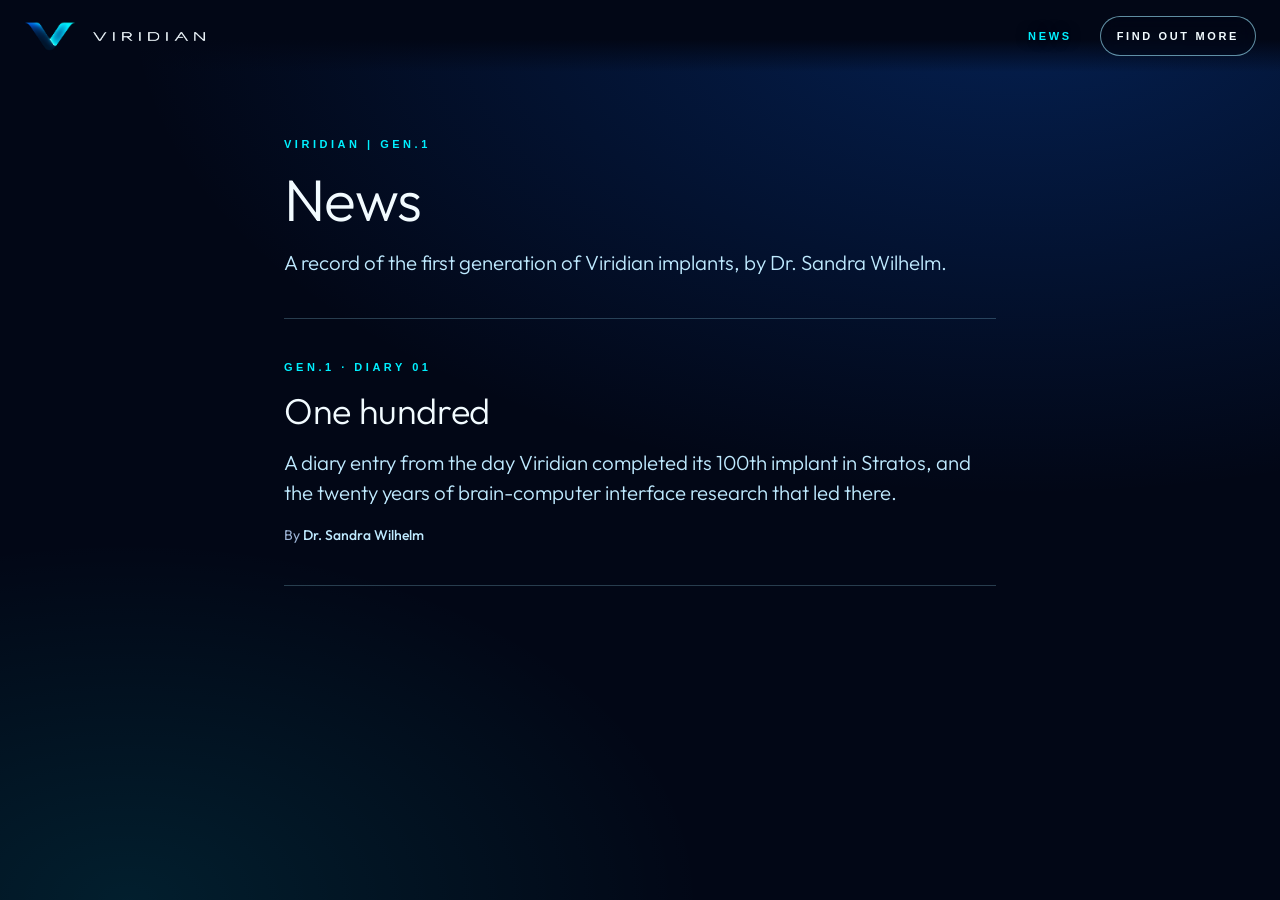
<file: news.html>
<!doctype html>
<html lang="en">
<head>
<meta charset="utf-8">
<meta name="viewport" content="width=device-width, initial-scale=1">
<title>News — Viridian</title>
<meta name="description" content="News from Viridian | Gen.1, by Dr. Sandra Wilhelm.">
<meta name="theme-color" content="#020716">
<link rel="icon" href="assets/viridian-mark.png">
<link rel="preconnect" href="https://fonts.googleapis.com"><link rel="preconnect" href="https://fonts.gstatic.com" crossorigin><link href="https://fonts.googleapis.com/css2?family=Outfit:wght@200;300;400;500&amp;family=Syncopate:wght@400;700&amp;display=swap" rel="stylesheet">
<link rel="stylesheet" href="viridian.css">
</head>
<body>
<div class="v-site v-page">
  <header class="v-header">
    <a class="v-brand is-on" href="index.html" aria-label="Viridian home">
      <img src="assets/viridian-mark.png" alt="">
      <img src="assets/viridian-wordmark-reversed.png" alt="Viridian">
    </a>
    <nav class="v-nav" aria-label="Main">
      <a class="v-navlink" href="news.html" aria-current="page">News</a>
      <a class="v-btn v-btn--ghost" href="index.html#find-out-more">Find out more</a>
    </nav>
  </header>
  <main class="v-main" id="news" tabindex="-1" style="outline:none">
    <p class="v-lead">Loading news…</p>
  </main>
</div>
<script src="news.js"></script>
</body>
</html>
</file>
<file: viridian.css>
/* Viridian — tokens (mirrors the design system's tokens.json) */
:root {
  --void: #020716; --navy: #061a40; --panel: rgba(4, 14, 40, 0.84); --royal: #0a5fe6; --cyan: #00f0ff;
  --ice: #bfeaff; --ink: #f2fbff; --muted: #9db4d6; --on-cyan: #021226; --spark: #ffa040; --danger: #ff9a9a;
  --hairline: rgba(159, 232, 255, 0.24); --hairline-strong: rgba(159, 232, 255, 0.6);
  --glow-cyan: 0 0 24px rgba(0, 240, 255, 0.35); --glow-strong: 0 0 36px rgba(0, 240, 255, 0.6);
  --glow-panel: 0 0 80px rgba(10, 95, 230, 0.28), inset 0 1px 0 rgba(191, 234, 255, 0.14);
  --space-1: 4px; --space-2: 8px; --space-3: 16px; --space-4: 24px; --space-5: 40px; --space-6: 64px;
  --radius-sm: 4px; --radius-md: 10px; --radius-lg: 20px; --radius-pill: 999px;
  --font-display: Syncopate, "Arial Black", sans-serif; --font-sans: Outfit, "Helvetica Neue", Arial, sans-serif;
}
html, body { margin: 0; height: 100%; background: var(--void); overflow: hidden; }

/* Viridian components. Every value comes from tokens.json custom properties. */

.v-root, .v-site {
  font-family: var(--font-sans);
  color: var(--ink);
  -webkit-font-smoothing: antialiased;
}
.v-root *, .v-site * { box-sizing: border-box; }

/* ---------- type ---------- */
.v-eyebrow {
  font-family: var(--font-display);
  font-weight: 700;
  font-size: 11px;
  line-height: 16px;
  letter-spacing: 0.32em;
  text-transform: uppercase;
  color: var(--cyan);
  margin: 0;
}
.v-display-xl {
  font-weight: 200;
  font-size: clamp(40px, 7.4vw, 96px);
  line-height: 1;
  letter-spacing: -0.02em;
  margin: 0;
  text-wrap: balance;
}
.v-display {
  font-weight: 300;
  font-size: clamp(30px, 4.6vw, 60px);
  line-height: 1.08;
  letter-spacing: -0.015em;
  margin: 0;
  text-wrap: balance;
}
.v-display em { font-style: normal; color: var(--cyan); }
.v-lead {
  font-weight: 300;
  font-size: clamp(17px, 1.6vw, 21px);
  line-height: 1.5;
  color: var(--ice);
  margin: 0;
  text-wrap: pretty;
}
.v-small { font-size: 13px; line-height: 20px; color: var(--muted); margin: 0; }

/* ---------- proposition: one claim, held in the middle of the network ---------- */
.v-prop {
  display: grid;
  gap: var(--space-4);
  justify-items: center;
  text-align: center;
  max-width: 880px;
  padding: var(--space-5) var(--space-4);
  /* a soft pool of void behind the words keeps them readable over bright cells */
  background: radial-gradient(closest-side, rgba(2, 7, 22, 0.78), rgba(2, 7, 22, 0.5) 60%, rgba(2, 7, 22, 0));
  text-shadow: 0 2px 24px rgba(2, 7, 22, 0.9);
}

/* a qualifying line for a starred claim, pinned to the bottom of that stop */
.v-footnote {
  position: absolute; left: 0; right: 0; bottom: var(--space-4);
  padding: 0 var(--space-5); text-align: center;
  text-shadow: 0 0 12px var(--void), 0 0 4px var(--void);
}

/* ---------- button ---------- */
.v-btn {
  display: inline-flex;
  align-items: center;
  justify-content: center;
  gap: var(--space-2);
  min-height: 48px;
  padding: 0 var(--space-4);
  border: 1px solid var(--cyan);
  border-radius: var(--radius-pill);
  background: var(--cyan);
  color: var(--on-cyan);
  font-family: var(--font-display);
  font-weight: 700;
  font-size: 11px;
  letter-spacing: 0.24em;
  text-transform: uppercase;
  text-decoration: none;
  cursor: pointer;
  box-shadow: var(--glow-cyan);
  transition: box-shadow 0.25s ease, background-color 0.25s ease, transform 0.15s ease;
}
.v-btn:hover { background: var(--ink); border-color: var(--ink); box-shadow: var(--glow-strong); }
.v-btn:active { transform: translateY(1px); }
.v-btn:focus-visible, .v-input:focus-visible, .v-dots button:focus-visible, .v-cue:focus-visible {
  outline: 2px solid var(--ink);
  outline-offset: 3px;
}
.v-btn--ghost {
  background: rgba(2, 7, 22, 0.35);
  color: var(--ink);
  border-color: var(--hairline-strong);
  box-shadow: none;
  -webkit-backdrop-filter: blur(8px);
  backdrop-filter: blur(8px);
}
.v-btn--ghost:hover { background: rgba(0, 240, 255, 0.12); border-color: var(--cyan); color: var(--ink); box-shadow: var(--glow-cyan); }
.v-btn--block { width: 100%; }
.v-btn[disabled] { opacity: 0.45; cursor: not-allowed; box-shadow: none; }

/* ---------- field ---------- */
.v-field { display: grid; gap: var(--space-2); }
.v-field > span {
  font-family: var(--font-display);
  font-weight: 700;
  font-size: 10px;
  letter-spacing: 0.28em;
  text-transform: uppercase;
  color: var(--ice);
}
.v-input {
  width: 100%;
  min-height: 48px;
  padding: 0 var(--space-3);
  border: 1px solid var(--hairline-strong);
  border-radius: var(--radius-md);
  background: rgba(2, 7, 22, 0.55);
  color: var(--ink);
  font: 400 16px/24px var(--font-sans);
  transition: border-color 0.2s ease, box-shadow 0.2s ease;
}
.v-input::placeholder { color: var(--muted); opacity: 1; }
.v-input:hover { border-color: var(--ice); }
.v-input:focus { border-color: var(--cyan); box-shadow: var(--glow-cyan); }
.v-input:user-invalid { border-color: var(--danger); }

/* ---------- panel + sign-up form ---------- */
.v-panel {
  width: 100%;
  max-width: 440px;
  padding: var(--space-5);
  border: 1px solid var(--hairline);
  border-radius: var(--radius-lg);
  background: var(--panel);
  -webkit-backdrop-filter: blur(22px);
  backdrop-filter: blur(22px);
  box-shadow: var(--glow-panel);
}
.v-panel .v-display { font-size: clamp(30px, 3.4vw, 44px); margin-top: var(--space-3); }
.v-panel .v-lead { font-size: 17px; margin-top: var(--space-3); }
.v-form { display: grid; gap: var(--space-3); margin-top: var(--space-4); }
.v-form .v-btn { margin-top: var(--space-2); }
.v-hp { display: none; }
.v-form-error { color: var(--danger); }
.v-form-done { display: none; margin-top: var(--space-4); outline: none; }
.v-form-done .v-display { margin-top: 0; }
.v-panel.is-done .v-form, .v-panel.is-done .v-form-intro { display: none; }
.v-panel.is-done .v-form-done { display: grid; gap: var(--space-3); }

/* ---------- the site: a sticky stage inside one scroller ---------- */
.v-site { position: relative; height: 100vh; height: 100dvh; background: var(--void); overflow: hidden; }
.v-scroller { height: 100%; overflow-y: auto; overflow-x: hidden; overscroll-behavior: contain; scrollbar-width: none; }
.v-scroller::-webkit-scrollbar { display: none; }
.v-stage { position: sticky; top: 0; height: 100%; overflow: hidden; }
.v-canvas { position: absolute; inset: 0; width: 100%; height: 100%; display: block; }
.v-nogl .v-stage {
  background:
    radial-gradient(60% 50% at 70% 40%, rgba(10, 95, 230, 0.35), rgba(2, 7, 22, 0)),
    radial-gradient(40% 40% at 25% 65%, rgba(0, 240, 255, 0.18), rgba(2, 7, 22, 0)),
    var(--void);
}
.v-stage::after { /* vignette */
  content: "";
  position: absolute; inset: 0; pointer-events: none;
  background: radial-gradient(120% 90% at 50% 50%, rgba(2, 7, 22, 0) 55%, rgba(2, 7, 22, 0.7) 100%);
}
.v-stop {
  position: absolute; inset: 0; z-index: 2;
  display: grid; place-items: center;
  padding: 88px var(--space-4) var(--space-6);
  will-change: opacity, transform;
}
.v-stop[inert] { pointer-events: none; }

.v-hero {
  display: grid; gap: var(--space-5); justify-items: center; text-align: center;
  padding: 96px clamp(24px, 9vw, 140px);
  /* a dark pool under the logo and tagline, inside a faint cyan halo; the whole stop fades as the scroll begins */
  background:
    radial-gradient(closest-side, rgba(2, 7, 22, 0.82), rgba(2, 7, 22, 0.5) 50%, rgba(2, 7, 22, 0) 76%),
    radial-gradient(closest-side, rgba(0, 240, 255, 0.24), rgba(0, 240, 255, 0.1) 58%, rgba(0, 240, 255, 0));
}
.v-hero img { width: min(169px, 28vw); height: auto; display: block; }
.v-hero .v-display-xl { font-size: clamp(32px, 5.9vw, 77px); text-shadow: 0 2px 30px rgba(2, 7, 22, 0.9); }
.v-cue {
  display: inline-grid; justify-items: center; gap: var(--space-3);
  background: none; border: 0; padding: var(--space-2); cursor: pointer;
  color: var(--ice); font-family: var(--font-display); font-weight: 700; font-size: 10px; letter-spacing: 0.32em; text-transform: uppercase;
  border-radius: var(--radius-sm);
}
.v-cue i { display: block; width: 1px; height: 44px; background: linear-gradient(var(--cyan), rgba(0, 240, 255, 0)); animation: v-cue 2.2s ease-in-out infinite; transform-origin: top; }
@keyframes v-cue { 0%, 100% { transform: scaleY(0.35); opacity: 0.5; } 50% { transform: scaleY(1); opacity: 1; } }

.v-header {
  position: absolute; z-index: 3; top: 0; left: 0; right: 0;
  display: flex; align-items: center; justify-content: space-between; gap: var(--space-3);
  padding: var(--space-3) var(--space-4);
}
.v-brand { display: flex; align-items: center; gap: var(--space-3); opacity: 0; }
.v-brand.is-on { opacity: 1; }
.v-nav { display: flex; align-items: center; gap: var(--space-4); margin-left: auto; }
.v-navlink {
  padding: 12px var(--space-1);
  font-family: var(--font-display); font-weight: 700; font-size: 11px; letter-spacing: 0.24em; text-transform: uppercase;
  color: var(--ink); text-decoration: none; border-radius: var(--radius-sm);
  text-shadow: 0 0 12px var(--void);
  transition: color 0.2s ease;
}
.v-navlink:hover, .v-navlink[aria-current] { color: var(--cyan); }
.v-navlink:focus-visible, .v-post-link:focus-visible, .v-back:focus-visible { outline: 2px solid var(--ink); outline-offset: 3px; }
.v-brand img:first-child { height: 30px; width: auto; }
.v-brand img:last-child { height: 11px; width: auto; }
.v-header .v-btn { min-height: 40px; padding: 0 var(--space-3); }

.v-dots {
  position: absolute; z-index: 3; right: var(--space-3); top: 50%; transform: translateY(-50%);
  display: grid; gap: var(--space-1); margin: 0; padding: 0; list-style: none;
}
.v-dots button {
  width: 24px; height: 24px; padding: 0; border: 0; background: none; cursor: pointer; display: grid; place-items: center; border-radius: var(--radius-pill);
}
.v-dots button::before {
  content: ""; width: 6px; height: 6px; border-radius: var(--radius-pill);
  background: var(--muted); transition: all 0.3s ease;
}
.v-dots button:hover::before { background: var(--ink); }
.v-dots button[aria-current]::before { width: 8px; height: 8px; background: var(--cyan); box-shadow: var(--glow-strong); }

/* last stop: the chip lives in the scene on the left, the form sits beside it */
.v-final {
  width: 100%; max-width: 1180px; height: 100%;
  display: grid; grid-template-columns: 1fr minmax(320px, 440px); align-items: center; gap: var(--space-5);
}
.v-final-chip { text-shadow: 0 0 16px var(--void), 0 0 4px var(--void); align-self: end; justify-self: center; text-align: center; padding-bottom: var(--space-5); display: grid; gap: var(--space-2); }

@media (max-width: 760px) {
  .v-stop { padding: 72px var(--space-3) var(--space-4); }
  .v-prop { padding: var(--space-4) var(--space-2); }
  .v-dots { right: 2px; }
  .v-header .v-btn { display: none; }
}
/* phones and portrait windows: chip above, form below (matches the camera's narrow framing in neural.js) */
@media (max-width: 760px), (max-aspect-ratio: 19/20) {
  .v-final { grid-template-columns: 1fr; grid-template-rows: 1fr auto; gap: var(--space-3); justify-items: center; }
  .v-final-chip { align-self: start; padding: 0; }
  .v-panel { max-width: 560px; padding: var(--space-4); }
  .v-panel .v-lead { display: none; }
}
@media (prefers-reduced-motion: reduce) {
  .v-cue i { animation: none; }
  .v-btn, .v-input, .v-dots button::before { transition: none; }
}

/* ---------- news: the blog roll and a single post ---------- */
.v-page {
  overflow-y: auto;
  background:
    radial-gradient(70% 55% at 80% 0%, rgba(10, 95, 230, 0.28), rgba(2, 7, 22, 0)),
    radial-gradient(45% 40% at 10% 100%, rgba(0, 240, 255, 0.1), rgba(2, 7, 22, 0)),
    var(--void);
}
.v-page .v-header { position: sticky; background: linear-gradient(var(--void) 55%, rgba(2, 7, 22, 0)); }
.v-main { max-width: 760px; margin: 0 auto; padding: var(--space-6) var(--space-4) 96px; }
.v-feed-head { display: grid; gap: var(--space-3); padding-bottom: var(--space-5); }
.v-feed { list-style: none; margin: 0; padding: 0; }
.v-post-item { border-top: 1px solid var(--hairline); padding: var(--space-5) 0; display: grid; gap: var(--space-3); }
.v-post-item:last-child { border-bottom: 1px solid var(--hairline); }
.v-title { font-weight: 300; font-size: clamp(26px, 3.4vw, 36px); line-height: 1.12; letter-spacing: -0.01em; margin: 0; text-wrap: balance; }
.v-post-link { color: var(--ink); text-decoration: none; border-radius: var(--radius-sm); }
.v-post-link:hover { color: var(--cyan); }
.v-byline { font-size: 14px; line-height: 20px; color: var(--muted); margin: 0; }
.v-byline b { font-weight: 500; color: var(--ice); }
.v-back {
  display: inline-block; margin-bottom: var(--space-5); padding: var(--space-2) 0;
  font-family: var(--font-display); font-weight: 700; font-size: 10px; letter-spacing: 0.28em; text-transform: uppercase;
  color: var(--ice); text-decoration: none; border-radius: var(--radius-sm);
}
.v-back:hover { color: var(--cyan); }
.v-article { display: grid; gap: var(--space-4); }
.v-article .v-display { font-size: clamp(32px, 5vw, 56px); }
.v-disclaimer { margin: var(--space-6) 0 0; font-size: 12px; line-height: 18px; color: var(--muted); opacity: 0.6; }
.v-disclaimer a { color: inherit; text-decoration: underline; text-underline-offset: 2px; border-radius: var(--radius-sm); }
.v-disclaimer a:hover { color: var(--cyan); }
.v-disclaimer a:focus-visible { outline: 2px solid var(--ink); outline-offset: 3px; }
.v-figure { margin: 0; display: grid; gap: var(--space-2); }
.v-figure img { display: block; width: 100%; height: auto; border-radius: var(--radius-lg); border: 1px solid var(--hairline); }
.v-article-body { max-width: 680px; padding-top: var(--space-3); border-top: 1px solid var(--hairline); }
.v-article-body p { font-size: 18px; line-height: 1.65; margin: var(--space-4) 0 0; text-wrap: pretty; }
.v-article-body h2 { font-weight: 400; font-size: 24px; line-height: 1.25; margin: var(--space-5) 0 0; }
.v-article-body .v-small { margin-top: var(--space-5); }
@media (max-width: 760px) {
  .v-main { padding: var(--space-5) var(--space-3) var(--space-6); }
  .v-nav { gap: var(--space-2); }
}
</file>
